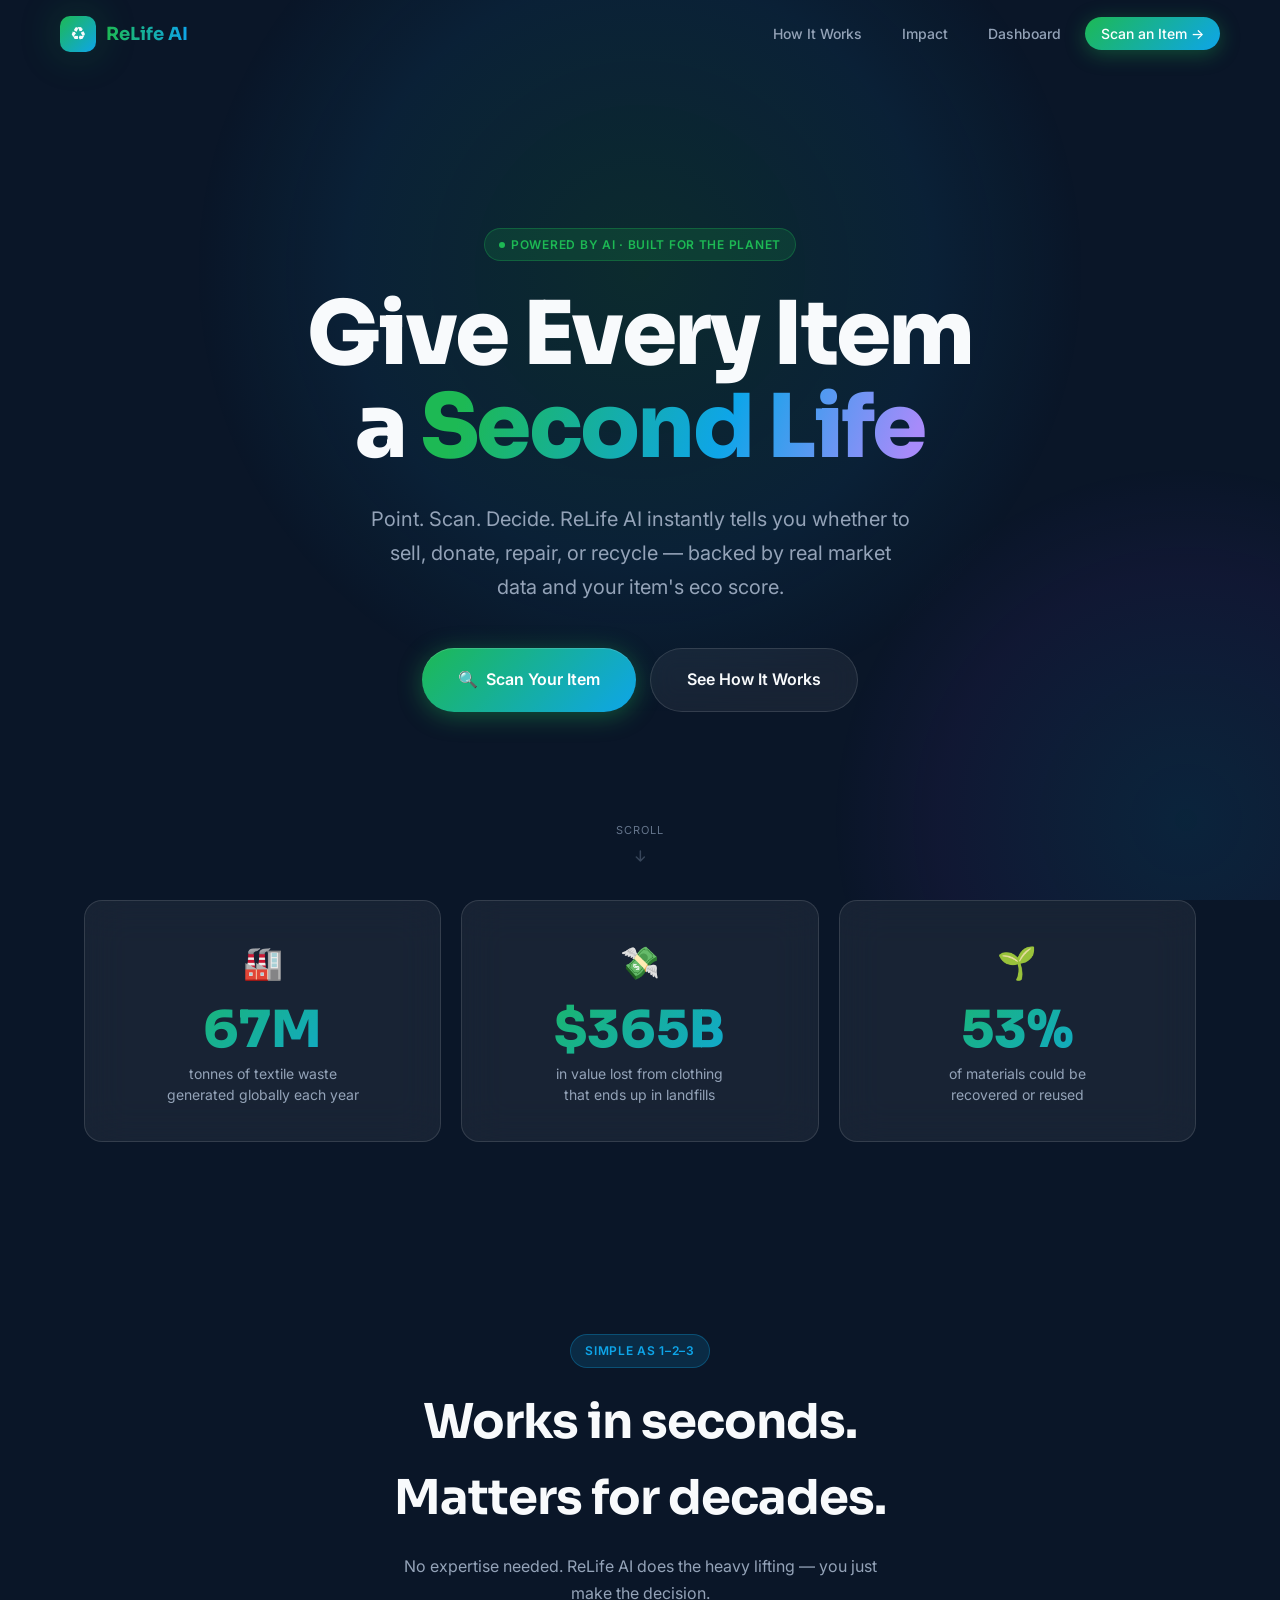
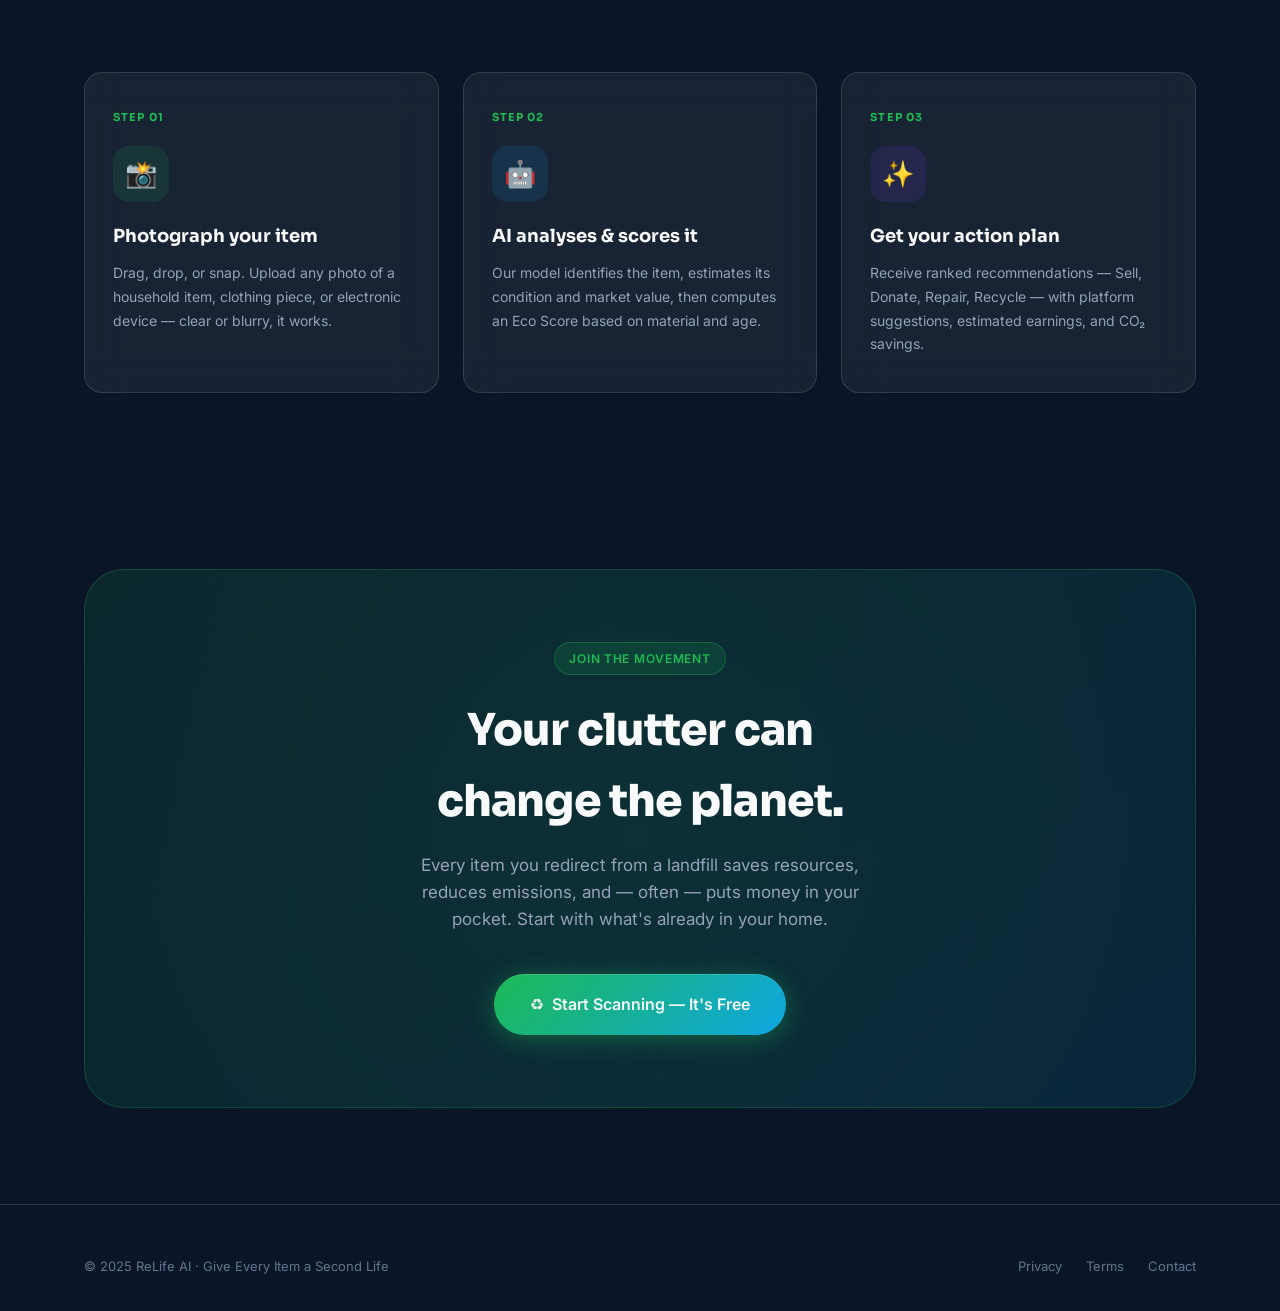
<file: frontend/index.html>
<!DOCTYPE html>
<html lang="en">
<head>
  <meta charset="UTF-8" />
  <meta name="viewport" content="width=device-width, initial-scale=1.0" />
  <title>ReLife AI — Give Every Item a Second Life</title>
  <meta name="description" content="AI-powered sustainability: scan any item and discover the best way to sell, donate, repair, or recycle it." />
  <link rel="stylesheet" href="css/style.css" />
  <link rel="icon" href="data:image/svg+xml,<svg xmlns='http://www.w3.org/2000/svg' viewBox='0 0 36 36'><rect width='36' height='36' rx='10' fill='url(%23g)'/><defs><linearGradient id='g' x1='0' y1='0' x2='1' y2='1'><stop offset='0%25' stop-color='%231DB954'/><stop offset='100%25' stop-color='%230EA5E9'/></linearGradient></defs><text y='26' x='6' font-size='22'>♻️</text></svg>" />
</head>
<body>

<!-- Eco aura background -->
<div class="aura-bg"></div>

<!-- ── Navigation ── -->
<nav class="nav" role="navigation" aria-label="Main navigation">
  <div class="nav-inner">
    <a href="index.html" class="nav-logo" aria-label="ReLife AI Home">
      <div class="logo-mark" aria-hidden="true">♻</div>
      <span class="logo-text">ReLife AI</span>
    </a>

    <ul class="nav-links" role="list">
      <li><a href="#how-it-works">How It Works</a></li>
      <li><a href="#impact">Impact</a></li>
      <li><a href="dashboard.html">Dashboard</a></li>
      <li><a href="upload.html" class="nav-cta">Scan an Item →</a></li>
    </ul>

    <button class="nav-mobile-toggle" aria-label="Toggle navigation" aria-expanded="false">
      <span></span><span></span><span></span>
    </button>
  </div>
</nav>

<!-- ── Hero ── -->
<section class="hero" aria-labelledby="hero-headline">
  <div class="hero-eyebrow">
    <span class="badge badge-green">
      <span class="tag-dot"></span> Powered by AI · Built for the Planet
    </span>
  </div>

  <h1 class="hero-headline" id="hero-headline">
    Give Every Item<br>a <span class="gradient-word">Second Life</span>
  </h1>

  <p class="hero-sub">
    Point. Scan. Decide. ReLife AI instantly tells you whether to sell,
    donate, repair, or recycle — backed by real market data and your
    item's eco score.
  </p>

  <div class="hero-actions">
    <a href="upload.html" class="btn btn-primary btn-lg" aria-label="Start scanning an item">
      <span>🔍</span> Scan Your Item
    </a>
    <a href="#how-it-works" class="btn btn-ghost btn-lg">
      See How It Works
    </a>
  </div>

  <div class="hero-scroll-hint" aria-hidden="true">
    <span>Scroll</span>
    <svg width="16" height="16" viewBox="0 0 16 16" fill="none">
      <path d="M8 3v10M4 9l4 4 4-4" stroke="currentColor" stroke-width="1.5" stroke-linecap="round" stroke-linejoin="round"/>
    </svg>
  </div>
</section>

<!-- ── Stats ── -->
<section class="stats-section" aria-label="Sustainability statistics">
  <div class="container">
    <div class="stats-grid">

      <div class="stat-card glass reveal">
        <div class="stat-icon" aria-hidden="true">🏭</div>
        <div class="stat-num" data-count="92" data-suffix="M">0M</div>
        <div class="stat-label">tonnes of textile waste<br>generated globally each year</div>
      </div>

      <div class="stat-card glass reveal">
        <div class="stat-icon" aria-hidden="true">💸</div>
        <div class="stat-num" data-prefix="$" data-count="500" data-suffix="B">$0B</div>
        <div class="stat-label">in value lost from clothing<br>that ends up in landfills</div>
      </div>

      <div class="stat-card glass reveal">
        <div class="stat-icon" aria-hidden="true">🌱</div>
        <div class="stat-num" data-count="73" data-suffix="%">0%</div>
        <div class="stat-label">of materials could be<br>recovered or reused</div>
      </div>

    </div>
  </div>
</section>

<!-- ── How It Works ── -->
<section class="how-section" id="how-it-works" aria-labelledby="how-title">
  <div class="container">
    <div class="section-label">
      <span class="badge badge-sky">Simple as 1–2–3</span>
    </div>
    <h2 class="section-title" id="how-title">Works in seconds.<br>Matters for decades.</h2>
    <p class="section-sub">
      No expertise needed. ReLife AI does the heavy lifting — you just make the decision.
    </p>

    <div class="steps-grid">

      <div class="step-card glass reveal">
        <div class="step-number">Step 01</div>
        <div class="step-icon-wrap green" aria-hidden="true">📸</div>
        <h3 class="step-title">Photograph your item</h3>
        <p class="step-desc">
          Drag, drop, or snap. Upload any photo of a household item,
          clothing piece, or electronic device — clear or blurry, it works.
        </p>
      </div>

      <div class="step-card glass reveal">
        <div class="step-number">Step 02</div>
        <div class="step-icon-wrap sky" aria-hidden="true">🤖</div>
        <h3 class="step-title">AI analyses &amp; scores it</h3>
        <p class="step-desc">
          Our model identifies the item, estimates its condition and market
          value, then computes an Eco Score based on material and age.
        </p>
      </div>

      <div class="step-card glass reveal">
        <div class="step-number">Step 03</div>
        <div class="step-icon-wrap violet" aria-hidden="true">✨</div>
        <h3 class="step-title">Get your action plan</h3>
        <p class="step-desc">
          Receive ranked recommendations — Sell, Donate, Repair, Recycle —
          with platform suggestions, estimated earnings, and CO₂ savings.
        </p>
      </div>

    </div>
  </div>
</section>

<!-- ── Impact CTA ── -->
<section class="impact-section" id="impact" aria-labelledby="impact-title">
  <div class="container">
    <div class="impact-card reveal">
      <div class="section-label" style="margin-bottom:20px">
        <span class="badge badge-green">Join the Movement</span>
      </div>
      <h2 class="impact-title" id="impact-title">
        Your clutter can<br>change the planet.
      </h2>
      <p class="impact-sub">
        Every item you redirect from a landfill saves resources,
        reduces emissions, and — often — puts money in your pocket.
        Start with what's already in your home.
      </p>
      <a href="upload.html" class="btn btn-primary btn-lg" aria-label="Start scanning now">
        <span>♻️</span> Start Scanning — It's Free
      </a>
    </div>
  </div>
</section>

<!-- ── Footer ── -->
<footer class="footer" role="contentinfo">
  <div class="container">
    <div class="footer-inner">
      <div class="footer-copy">
        © 2025 ReLife AI · Give Every Item a Second Life
      </div>
      <ul class="footer-links" role="list">
        <li><a href="#">Privacy</a></li>
        <li><a href="#">Terms</a></li>
        <li><a href="#">Contact</a></li>
      </ul>
    </div>
  </div>
</footer>

<script src="js/app.js"></script>
</body>
</html>
</file>
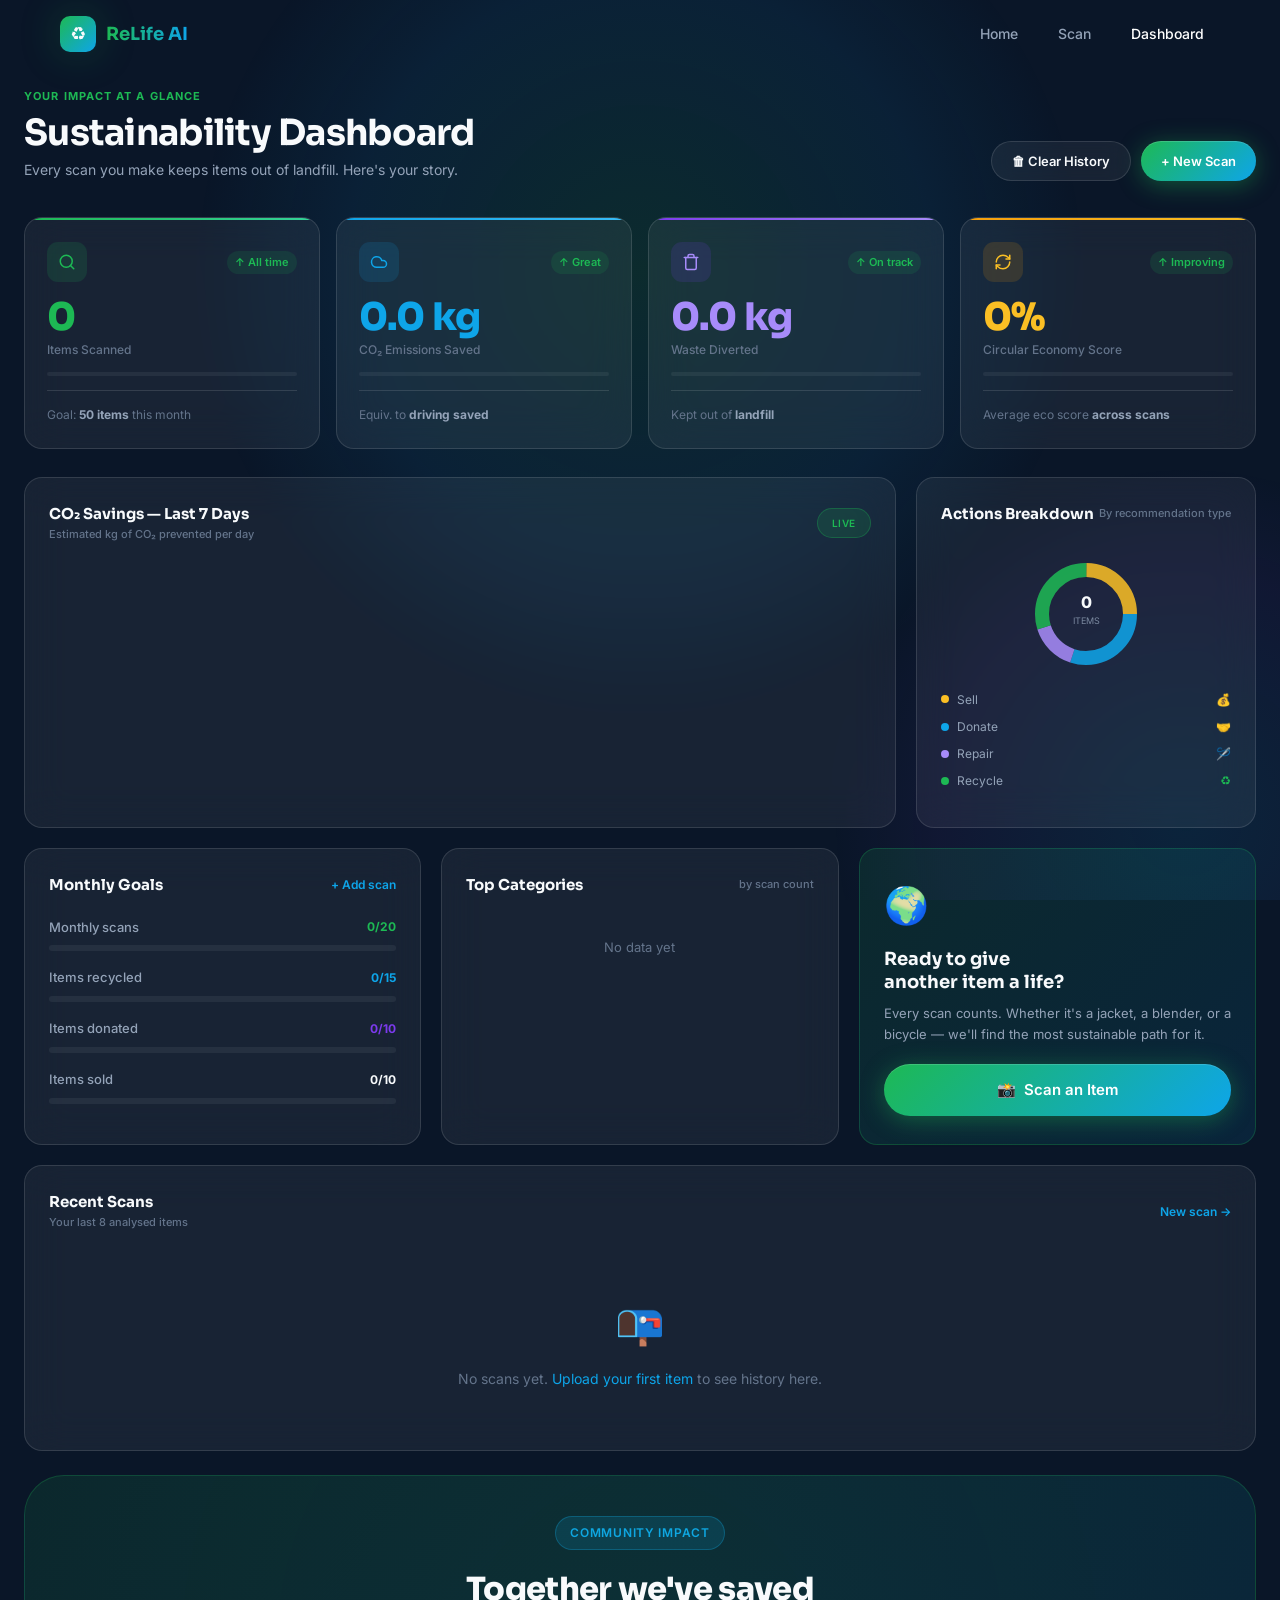
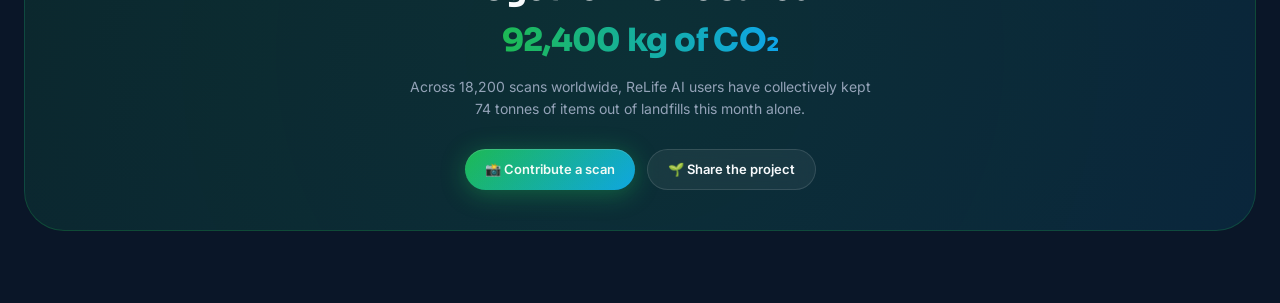
<file: frontend/dashboard.html>
<!DOCTYPE html>
<html lang="en">
<head>
  <meta charset="UTF-8" />
  <meta name="viewport" content="width=device-width, initial-scale=1.0" />
  <title>Dashboard — ReLife AI</title>
  <meta name="description" content="Track your sustainability impact: CO₂ saved, waste diverted, and your circular economy score." />
  <link rel="stylesheet" href="css/style.css" />
</head>
<body>

<div class="aura-bg"></div>

<!-- Icon sprite -->
<div style="display:none" aria-hidden="true">
  <object data="assets/icons/icons.svg" type="image/svg+xml"></object>
</div>

<!-- ── Navigation ── -->
<nav class="nav scrolled" role="navigation" aria-label="Main navigation">
  <div class="nav-inner">
    <a href="index.html" class="nav-logo" aria-label="ReLife AI Home">
      <div class="logo-mark" aria-hidden="true">♻</div>
      <span class="logo-text">ReLife AI</span>
    </a>
    <ul class="nav-links" role="list">
      <li><a href="index.html">Home</a></li>
      <li><a href="upload.html">Scan</a></li>
      <li><a href="dashboard.html" class="active">Dashboard</a></li>
    </ul>
    <button class="nav-mobile-toggle" aria-label="Toggle navigation" aria-expanded="false">
      <span></span><span></span><span></span>
    </button>
  </div>
</nav>

<!-- ── Dashboard ── -->
<main class="dashboard-page" aria-labelledby="dashboard-title">

  <!-- Header -->
  <div class="dashboard-header reveal">
    <div class="dashboard-title-group">
      <div class="dashboard-eyebrow">Your Impact at a Glance</div>
      <h1 class="dashboard-title" id="dashboard-title">Sustainability Dashboard</h1>
      <p class="dashboard-sub">Every scan you make keeps items out of landfill. Here's your story.</p>
    </div>
    <div class="dashboard-actions">
      <button class="btn btn-ghost btn-sm" id="clearHistory" aria-label="Clear scan history">
        🗑 Clear History
      </button>
      <a href="upload.html" class="btn btn-primary btn-sm" aria-label="Scan a new item">
        + New Scan
      </a>
    </div>
  </div>

  <!-- ── KPI Cards ── -->
  <div class="kpi-grid" role="list" aria-label="Key performance indicators">

    <!-- Total Scans -->
    <div class="kpi-card glass green-card reveal" role="listitem">
      <div class="kpi-header">
        <div class="kpi-icon-wrap green" aria-hidden="true">
          <svg viewBox="0 0 24 24" fill="none" stroke="currentColor" stroke-width="2" stroke-linecap="round" stroke-linejoin="round">
            <circle cx="11" cy="11" r="8"/><line x1="21" y1="21" x2="16.65" y2="16.65"/>
          </svg>
        </div>
        <div class="kpi-trend up" aria-label="Trending up">↑ All time</div>
      </div>
      <div class="kpi-value green" id="kpiScans" aria-live="polite">0</div>
      <div class="kpi-label">Items Scanned</div>
      <div class="kpi-progress" role="progressbar" aria-label="Scan progress">
        <div class="kpi-progress-fill green" id="kpiScansFill" data-width="0%" style="width:0"></div>
      </div>
      <div class="kpi-sub">Goal: <strong>50 items</strong> this month</div>
    </div>

    <!-- CO2 Saved -->
    <div class="kpi-card glass sky-card reveal" role="listitem">
      <div class="kpi-header">
        <div class="kpi-icon-wrap sky" aria-hidden="true">
          <svg viewBox="0 0 24 24" fill="none" stroke="currentColor" stroke-width="2" stroke-linecap="round" stroke-linejoin="round">
            <path d="M17.5 19H9a7 7 0 1 1 6.71-9h1.79a4.5 4.5 0 1 1 0 9Z"/>
          </svg>
        </div>
        <div class="kpi-trend up" aria-label="CO2 saved increasing">↑ Great</div>
      </div>
      <div class="kpi-value sky" id="kpiCO2" aria-live="polite">0 kg</div>
      <div class="kpi-label">CO₂ Emissions Saved</div>
      <div class="kpi-progress" role="progressbar" aria-label="CO2 savings progress">
        <div class="kpi-progress-fill sky" id="kpiCO2Fill" data-width="0%" style="width:0"></div>
      </div>
      <div class="kpi-sub">Equiv. to <strong>driving saved</strong></div>
    </div>

    <!-- Waste Diverted -->
    <div class="kpi-card glass violet-card reveal" role="listitem">
      <div class="kpi-header">
        <div class="kpi-icon-wrap violet" aria-hidden="true">
          <svg viewBox="0 0 24 24" fill="none" stroke="currentColor" stroke-width="2" stroke-linecap="round" stroke-linejoin="round">
            <path d="M3 6h18"/><path d="M19 6v14c0 1-1 2-2 2H7c-1 0-2-1-2-2V6"/>
            <path d="M8 6V4c0-1 1-2 2-2h4c1 0 2 1 2 2v2"/>
          </svg>
        </div>
        <div class="kpi-trend up">↑ On track</div>
      </div>
      <div class="kpi-value violet" id="kpiWaste" aria-live="polite">0 kg</div>
      <div class="kpi-label">Waste Diverted</div>
      <div class="kpi-progress" role="progressbar" aria-label="Waste diversion progress">
        <div class="kpi-progress-fill violet" id="kpiWasteFill" data-width="0%" style="width:0"></div>
      </div>
      <div class="kpi-sub">Kept out of <strong>landfill</strong></div>
    </div>

    <!-- Circular Economy Score -->
    <div class="kpi-card glass amber-card reveal" role="listitem">
      <div class="kpi-header">
        <div class="kpi-icon-wrap amber" aria-hidden="true">
          <svg viewBox="0 0 24 24" fill="none" stroke="currentColor" stroke-width="2" stroke-linecap="round" stroke-linejoin="round">
            <path d="M3 12a9 9 0 0 1 9-9 9.75 9.75 0 0 1 6.74 2.74L21 8"/>
            <path d="M21 3v5h-5"/>
            <path d="M21 12a9 9 0 0 1-9 9 9.75 9.75 0 0 1-6.74-2.74L3 16"/>
            <path d="M8 16H3v5"/>
          </svg>
        </div>
        <div class="kpi-trend up">↑ Improving</div>
      </div>
      <div class="kpi-value amber" id="kpiCircularity" aria-live="polite">0%</div>
      <div class="kpi-label">Circular Economy Score</div>
      <div class="kpi-progress" role="progressbar" aria-label="Circularity score progress">
        <div class="kpi-progress-fill amber" id="kpiCircularityFill" data-width="0%" style="width:0"></div>
      </div>
      <div class="kpi-sub">Average eco score <strong>across scans</strong></div>
    </div>

  </div>

  <!-- ── Main 2-col grid ── -->
  <div class="dash-grid">

    <!-- Left: CO2 trend chart -->
    <div class="dash-panel glass reveal" aria-labelledby="co2PanelTitle">
      <div class="panel-header">
        <div>
          <div class="panel-title" id="co2PanelTitle">CO₂ Savings — Last 7 Days</div>
          <div class="panel-meta">Estimated kg of CO₂ prevented per day</div>
        </div>
        <span class="badge badge-green" style="font-size:10px">Live</span>
      </div>
      <div class="chart-area" aria-label="CO2 savings chart">
        <svg class="chart-svg" id="co2ChartSvg" role="img" aria-label="Line chart showing CO2 saved over last 7 days"></svg>
      </div>
    </div>

    <!-- Right: Circular Economy donut -->
    <div class="dash-panel glass reveal" aria-labelledby="economyPanelTitle">
      <div class="panel-header">
        <div class="panel-title" id="economyPanelTitle">Actions Breakdown</div>
        <span class="panel-meta">By recommendation type</span>
      </div>
      <div class="economy-ring-wrap">
        <svg id="economyDonut" width="120" height="120" viewBox="0 0 120 120"
             role="img" aria-label="Donut chart of recommendation actions"></svg>
        <div class="economy-legend" role="list" aria-label="Chart legend">
          <div class="legend-item" role="listitem">
            <div class="legend-dot-label">
              <span class="legend-dot" style="background:#FBBF24"></span> Sell
            </div>
            <span class="legend-val" style="color:#FBBF24">💰</span>
          </div>
          <div class="legend-item" role="listitem">
            <div class="legend-dot-label">
              <span class="legend-dot" style="background:#0EA5E9"></span> Donate
            </div>
            <span class="legend-val" style="color:#0EA5E9">🤝</span>
          </div>
          <div class="legend-item" role="listitem">
            <div class="legend-dot-label">
              <span class="legend-dot" style="background:#a78bfa"></span> Repair
            </div>
            <span class="legend-val" style="color:#a78bfa">🪡</span>
          </div>
          <div class="legend-item" role="listitem">
            <div class="legend-dot-label">
              <span class="legend-dot" style="background:#1DB954"></span> Recycle
            </div>
            <span class="legend-val" style="color:#1DB954">♻️</span>
          </div>
        </div>
      </div>
    </div>

  </div>

  <!-- ── Bottom row: goals · categories · CTA ── -->
  <div class="dash-bottom">

    <!-- Goals / Progress -->
    <div class="dash-panel glass reveal" aria-labelledby="goalsPanelTitle">
      <div class="panel-header">
        <div class="panel-title" id="goalsPanelTitle">Monthly Goals</div>
        <span class="panel-action" onclick="window.location.href='upload.html'">+ Add scan</span>
      </div>
      <div class="goal-list" id="goalList" role="list" aria-label="Monthly sustainability goals">
        <!-- Populated by JS -->
        <div class="skeleton" style="height:52px;border-radius:8px;margin-bottom:12px"></div>
        <div class="skeleton" style="height:52px;border-radius:8px;margin-bottom:12px"></div>
        <div class="skeleton" style="height:52px;border-radius:8px;margin-bottom:12px"></div>
        <div class="skeleton" style="height:52px;border-radius:8px"></div>
      </div>
    </div>

    <!-- Category breakdown -->
    <div class="dash-panel glass reveal" aria-labelledby="catPanelTitle">
      <div class="panel-header">
        <div class="panel-title" id="catPanelTitle">Top Categories</div>
        <span class="panel-meta">by scan count</span>
      </div>
      <div class="category-bars" id="categoryBars" role="list" aria-label="Category breakdown chart">
        <div class="skeleton" style="height:16px;border-radius:4px;margin-bottom:14px"></div>
        <div class="skeleton" style="height:16px;border-radius:4px;margin-bottom:14px"></div>
        <div class="skeleton" style="height:16px;border-radius:4px;margin-bottom:14px"></div>
        <div class="skeleton" style="height:16px;border-radius:4px"></div>
      </div>
    </div>

    <!-- CTA card -->
    <div class="dash-cta-card reveal" role="complementary" aria-label="Scan another item">
      <div>
        <div style="font-size:36px;margin-bottom:14px">🌍</div>
        <div class="dash-cta-title">Ready to give<br>another item a life?</div>
        <p class="dash-cta-sub">
          Every scan counts. Whether it's a jacket, a blender, or a bicycle —
          we'll find the most sustainable path for it.
        </p>
      </div>
      <a href="upload.html" class="btn btn-primary" style="width:100%;justify-content:center" aria-label="Scan a new item now">
        <span>📸</span> Scan an Item
      </a>
    </div>

  </div>

  <!-- ── Activity Feed ── -->
  <div class="dash-panel glass reveal" style="margin-top:20px" aria-labelledby="activityPanelTitle">
    <div class="panel-header">
      <div>
        <div class="panel-title" id="activityPanelTitle">Recent Scans</div>
        <div class="panel-meta">Your last 8 analysed items</div>
      </div>
      <a href="upload.html" class="panel-action" aria-label="Upload a new item">New scan →</a>
    </div>
    <div class="activity-list" id="activityList" role="list" aria-label="Recent scan history">
      <!-- Populated by JS -->
      <div class="skeleton" style="height:56px;border-radius:8px;margin-bottom:10px"></div>
      <div class="skeleton" style="height:56px;border-radius:8px;margin-bottom:10px"></div>
      <div class="skeleton" style="height:56px;border-radius:8px"></div>
    </div>
  </div>

  <!-- Community impact banner -->
  <div class="impact-card reveal" style="margin-top:24px;padding:40px 36px" role="region" aria-label="Community impact">
    <div class="section-label" style="margin-bottom:14px">
      <span class="badge badge-sky">Community Impact</span>
    </div>
    <h2 class="impact-title" style="font-size:clamp(22px,3vw,32px);margin-bottom:10px">
      Together we've saved<br>
      <span style="background:linear-gradient(90deg,var(--green),var(--sky));-webkit-background-clip:text;-webkit-text-fill-color:transparent;background-clip:text">
        92,400 kg of CO₂
      </span>
    </h2>
    <p class="impact-sub" style="font-size:14px;margin-bottom:28px">
      Across 18,200 scans worldwide, ReLife AI users have collectively kept
      74 tonnes of items out of landfills this month alone.
    </p>
    <div style="display:flex;gap:12px;justify-content:center;flex-wrap:wrap">
      <a href="upload.html" class="btn btn-primary btn-sm">📸 Contribute a scan</a>
      <button class="btn btn-ghost btn-sm"
              onclick="navigator.share ? navigator.share({title:'ReLife AI Impact',url:location.origin}) : navigator.clipboard?.writeText(location.origin).then(()=>Toast.success('Link copied!'))">
        🌱 Share the project
      </button>
    </div>
  </div>

</main>

<script src="js/app.js"></script>
</body>
</html>
</file>
<file: frontend/css/style.css>
/* ============================================================
   ReLife AI — style.css
   Design: Glassmorphism · Green+Blue · Apple × Material
   ============================================================ */

/* ---------- Google Fonts ---------- */
@import url('https://fonts.googleapis.com/css2?family=Sora:wght@300;400;600;700;800&family=Inter:wght@300;400;500;600&display=swap');

/* ---------- Design Tokens ---------- */
:root {
  --ocean:      #0A1628;
  --ocean-mid:  #0F1F3D;
  --ocean-card: rgba(15, 31, 61, 0.72);
  --green:      #1DB954;
  --green-dim:  #16a34a;
  --green-glow: rgba(29, 185, 84, 0.35);
  --sky:        #0EA5E9;
  --sky-glow:   rgba(14, 165, 233, 0.28);
  --violet:     #7C3AED;
  --mint:       #F0FDF4;
  --white:      #FFFFFF;
  --text-primary:   #F8FAFC;
  --text-secondary: #94A3B8;
  --text-muted:     #64748B;
  --glass-bg:   rgba(255, 255, 255, 0.06);
  --glass-border: rgba(255, 255, 255, 0.12);
  --radius-sm:  10px;
  --radius-md:  18px;
  --radius-lg:  28px;
  --radius-xl:  40px;
  --shadow-card: 0 8px 40px rgba(0,0,0,0.4);
  --shadow-glow-green: 0 0 40px rgba(29,185,84,0.25);
  --shadow-glow-sky:   0 0 40px rgba(14,165,233,0.2);
  --transition: 0.28s cubic-bezier(0.4, 0, 0.2, 1);
}

/* ---------- Reset & Base ---------- */
*, *::before, *::after { box-sizing: border-box; margin: 0; padding: 0; }

html { scroll-behavior: smooth; }

body {
  font-family: 'Inter', system-ui, sans-serif;
  background-color: var(--ocean);
  color: var(--text-primary);
  min-height: 100vh;
  line-height: 1.6;
  -webkit-font-smoothing: antialiased;
}

img { display: block; max-width: 100%; }
a { text-decoration: none; color: inherit; }
button { cursor: pointer; border: none; background: none; font-family: inherit; }

/* ---------- Eco Aura Background (signature element) ---------- */
.aura-bg {
  position: fixed;
  inset: 0;
  z-index: 0;
  overflow: hidden;
  pointer-events: none;
}
.aura-bg::before {
  content: '';
  position: absolute;
  top: -20%;
  left: 50%;
  transform: translateX(-50%);
  width: 900px;
  height: 900px;
  background: radial-gradient(circle, rgba(29,185,84,0.13) 0%, rgba(14,165,233,0.08) 45%, transparent 70%);
  animation: auraPulse 8s ease-in-out infinite alternate;
  border-radius: 50%;
}
.aura-bg::after {
  content: '';
  position: absolute;
  bottom: -30%;
  right: -20%;
  width: 700px;
  height: 700px;
  background: radial-gradient(circle, rgba(14,165,233,0.10) 0%, rgba(124,58,237,0.06) 50%, transparent 72%);
  animation: auraPulse2 10s ease-in-out infinite alternate;
  border-radius: 50%;
}
@keyframes auraPulse {
  from { transform: translateX(-50%) scale(1);   opacity: 0.7; }
  to   { transform: translateX(-50%) scale(1.12); opacity: 1;   }
}
@keyframes auraPulse2 {
  from { transform: scale(1);    opacity: 0.5; }
  to   { transform: scale(1.15); opacity: 0.9; }
}

/* ---------- Utility ---------- */
.container {
  max-width: 1160px;
  margin: 0 auto;
  padding: 0 24px;
}
.section { padding: 96px 0; position: relative; z-index: 1; }
.glass {
  background: var(--glass-bg);
  border: 1px solid var(--glass-border);
  backdrop-filter: blur(20px);
  -webkit-backdrop-filter: blur(20px);
}
.badge {
  display: inline-flex;
  align-items: center;
  gap: 6px;
  padding: 6px 14px;
  border-radius: 100px;
  font-size: 12px;
  font-weight: 600;
  letter-spacing: 0.06em;
  text-transform: uppercase;
}
.badge-green {
  background: rgba(29,185,84,0.15);
  color: var(--green);
  border: 1px solid rgba(29,185,84,0.3);
}
.badge-sky {
  background: rgba(14,165,233,0.15);
  color: var(--sky);
  border: 1px solid rgba(14,165,233,0.3);
}
.tag-dot {
  width: 6px; height: 6px;
  border-radius: 50%;
  background: currentColor;
  animation: blink 1.8s ease-in-out infinite;
}
@keyframes blink { 0%,100% { opacity:1; } 50% { opacity:0.3; } }

/* ---------- Navigation ---------- */
.nav {
  position: fixed;
  top: 0; left: 0; right: 0;
  z-index: 100;
  padding: 0 24px;
  transition: var(--transition);
}
.nav.scrolled {
  background: rgba(10, 22, 40, 0.88);
  backdrop-filter: blur(20px);
  -webkit-backdrop-filter: blur(20px);
  border-bottom: 1px solid var(--glass-border);
}
.nav-inner {
  max-width: 1160px;
  margin: 0 auto;
  display: flex;
  align-items: center;
  justify-content: space-between;
  height: 68px;
}
.nav-logo {
  display: flex;
  align-items: center;
  gap: 10px;
}
.logo-mark {
  width: 36px; height: 36px;
  background: linear-gradient(135deg, var(--green), var(--sky));
  border-radius: 10px;
  display: flex;
  align-items: center;
  justify-content: center;
  font-size: 18px;
  box-shadow: var(--shadow-glow-green);
}
.logo-text {
  font-family: 'Sora', sans-serif;
  font-weight: 700;
  font-size: 18px;
  background: linear-gradient(90deg, var(--green), var(--sky));
  -webkit-background-clip: text;
  -webkit-text-fill-color: transparent;
  background-clip: text;
}
.nav-links {
  display: flex;
  align-items: center;
  gap: 8px;
  list-style: none;
}
.nav-links a {
  padding: 8px 16px;
  border-radius: 100px;
  font-size: 14px;
  font-weight: 500;
  color: var(--text-secondary);
  transition: var(--transition);
}
.nav-links a:hover {
  color: var(--white);
  background: var(--glass-bg);
}
.nav-links a.active { color: var(--white); }
.nav-cta {
  padding: 10px 22px;
  border-radius: 100px;
  background: linear-gradient(135deg, var(--green), #0EA5E9);
  color: var(--white) !important;
  font-weight: 600;
  font-size: 14px;
  box-shadow: 0 4px 20px rgba(29,185,84,0.35);
  transition: var(--transition);
}
.nav-cta:hover {
  transform: translateY(-1px);
  box-shadow: 0 6px 28px rgba(29,185,84,0.5);
  background: var(--glass-bg) !important;
  color: var(--white) !important;
}
.nav-mobile-toggle {
  display: none;
  flex-direction: column;
  gap: 5px;
  padding: 8px;
}
.nav-mobile-toggle span {
  display: block;
  width: 22px;
  height: 2px;
  background: var(--text-primary);
  border-radius: 2px;
  transition: var(--transition);
}

/* ---------- Buttons ---------- */
.btn {
  display: inline-flex;
  align-items: center;
  justify-content: center;
  gap: 8px;
  padding: 14px 28px;
  border-radius: 100px;
  font-size: 15px;
  font-weight: 600;
  transition: var(--transition);
  white-space: nowrap;
  cursor: pointer;
}
.btn-primary {
  background: linear-gradient(135deg, var(--green) 0%, var(--sky) 100%);
  color: var(--white);
  box-shadow: 0 4px 24px rgba(29,185,84,0.4), 0 1px 0 rgba(255,255,255,0.15) inset;
}
.btn-primary:hover {
  transform: translateY(-2px) scale(1.02);
  box-shadow: 0 8px 36px rgba(29,185,84,0.55);
}
.btn-primary:active { transform: translateY(0) scale(0.99); }
.btn-ghost {
  background: var(--glass-bg);
  border: 1px solid var(--glass-border);
  color: var(--text-primary);
  backdrop-filter: blur(12px);
}
.btn-ghost:hover {
  background: rgba(255,255,255,0.10);
  border-color: rgba(255,255,255,0.2);
  transform: translateY(-1px);
}
.btn-lg { padding: 18px 36px; font-size: 16px; }
.btn-sm { padding: 10px 20px; font-size: 13px; }

/* ============================================================
   HOME PAGE
   ============================================================ */

/* ---------- Hero ---------- */
.hero {
  min-height: 100vh;
  display: flex;
  flex-direction: column;
  justify-content: center;
  align-items: center;
  text-align: center;
  padding: 120px 24px 80px;
  position: relative;
  z-index: 1;
}
.hero-eyebrow {
  margin-bottom: 28px;
}
.hero-headline {
  font-family: 'Sora', sans-serif;
  font-size: clamp(42px, 7vw, 88px);
  font-weight: 800;
  line-height: 1.05;
  letter-spacing: -0.03em;
  max-width: 900px;
  margin: 0 auto 28px;
}
.hero-headline .gradient-word {
  background: linear-gradient(110deg, var(--green) 10%, var(--sky) 60%, #a78bfa 95%);
  -webkit-background-clip: text;
  -webkit-text-fill-color: transparent;
  background-clip: text;
}
.hero-sub {
  font-size: clamp(16px, 2.2vw, 20px);
  color: var(--text-secondary);
  max-width: 540px;
  margin: 0 auto 44px;
  font-weight: 400;
  line-height: 1.7;
}
.hero-actions {
  display: flex;
  gap: 14px;
  justify-content: center;
  flex-wrap: wrap;
}
.hero-scroll-hint {
  position: absolute;
  bottom: 36px;
  left: 50%;
  transform: translateX(-50%);
  display: flex;
  flex-direction: column;
  align-items: center;
  gap: 8px;
  color: var(--text-muted);
  font-size: 11px;
  letter-spacing: 0.08em;
  text-transform: uppercase;
  animation: scrollHint 2s ease-in-out infinite;
}
.hero-scroll-hint svg { opacity: 0.5; }
@keyframes scrollHint { 0%,100%{transform:translateX(-50%) translateY(0);} 50%{transform:translateX(-50%) translateY(6px);} }

/* ---------- Stats ---------- */
.stats-section {
  padding: 0 0 96px;
  position: relative;
  z-index: 1;
}
.stats-grid {
  display: grid;
  grid-template-columns: repeat(3, 1fr);
  gap: 20px;
}
.stat-card {
  border-radius: var(--radius-md);
  padding: 36px 28px;
  text-align: center;
  transition: var(--transition);
}
.stat-card:hover {
  transform: translateY(-4px);
  border-color: rgba(255,255,255,0.2);
}
.stat-icon {
  font-size: 32px;
  margin-bottom: 16px;
}
.stat-num {
  font-family: 'Sora', sans-serif;
  font-size: clamp(32px, 4vw, 52px);
  font-weight: 800;
  background: linear-gradient(135deg, var(--green), var(--sky));
  -webkit-background-clip: text;
  -webkit-text-fill-color: transparent;
  background-clip: text;
  line-height: 1;
  margin-bottom: 8px;
}
.stat-label {
  font-size: 14px;
  color: var(--text-secondary);
  font-weight: 400;
  line-height: 1.5;
}

/* ---------- How It Works ---------- */
.how-section { padding: 96px 0; position: relative; z-index: 1; }
.section-label {
  text-align: center;
  margin-bottom: 16px;
}
.section-title {
  font-family: 'Sora', sans-serif;
  font-size: clamp(28px, 4vw, 48px);
  font-weight: 700;
  text-align: center;
  letter-spacing: -0.02em;
  margin-bottom: 16px;
}
.section-sub {
  text-align: center;
  color: var(--text-secondary);
  font-size: 16px;
  max-width: 480px;
  margin: 0 auto 64px;
  line-height: 1.7;
}
.steps-grid {
  display: grid;
  grid-template-columns: repeat(3, 1fr);
  gap: 24px;
}
.step-card {
  border-radius: var(--radius-md);
  padding: 36px 28px;
  position: relative;
  overflow: hidden;
  transition: var(--transition);
}
.step-card::before {
  content: '';
  position: absolute;
  top: 0; left: 0; right: 0;
  height: 2px;
  background: linear-gradient(90deg, var(--green), var(--sky));
  opacity: 0;
  transition: var(--transition);
}
.step-card:hover::before { opacity: 1; }
.step-card:hover {
  transform: translateY(-6px);
  border-color: rgba(29,185,84,0.3);
  box-shadow: 0 20px 60px rgba(0,0,0,0.3), var(--shadow-glow-green);
}
.step-number {
  font-family: 'Sora', sans-serif;
  font-size: 11px;
  font-weight: 700;
  letter-spacing: 0.1em;
  color: var(--green);
  margin-bottom: 20px;
  text-transform: uppercase;
}
.step-icon-wrap {
  width: 56px; height: 56px;
  border-radius: 16px;
  display: flex;
  align-items: center;
  justify-content: center;
  font-size: 26px;
  margin-bottom: 20px;
}
.step-icon-wrap.green { background: rgba(29,185,84,0.12); }
.step-icon-wrap.sky   { background: rgba(14,165,233,0.12); }
.step-icon-wrap.violet{ background: rgba(124,58,237,0.12); }
.step-title {
  font-family: 'Sora', sans-serif;
  font-size: 18px;
  font-weight: 700;
  margin-bottom: 10px;
}
.step-desc { font-size: 14px; color: var(--text-secondary); line-height: 1.7; }

/* ---------- Impact / CTA ---------- */
.impact-section {
  padding: 80px 0 96px;
  position: relative;
  z-index: 1;
}
.impact-card {
  border-radius: var(--radius-xl);
  padding: 72px 48px;
  text-align: center;
  position: relative;
  overflow: hidden;
  background: linear-gradient(135deg, rgba(29,185,84,0.10), rgba(14,165,233,0.10));
  border: 1px solid rgba(29,185,84,0.25);
}
.impact-card::before {
  content: '';
  position: absolute;
  top: -50%; left: -50%;
  width: 200%; height: 200%;
  background: radial-gradient(circle at center, rgba(29,185,84,0.07) 0%, transparent 60%);
}
.impact-title {
  font-family: 'Sora', sans-serif;
  font-size: clamp(28px, 4vw, 44px);
  font-weight: 800;
  letter-spacing: -0.02em;
  margin-bottom: 16px;
  position: relative;
}
.impact-sub {
  color: var(--text-secondary);
  font-size: 17px;
  margin-bottom: 40px;
  max-width: 480px;
  margin-left: auto;
  margin-right: auto;
  position: relative;
}

/* ---------- Footer ---------- */
.footer {
  padding: 48px 0 32px;
  border-top: 1px solid var(--glass-border);
  position: relative;
  z-index: 1;
}
.footer-inner {
  display: flex;
  align-items: center;
  justify-content: space-between;
  flex-wrap: wrap;
  gap: 16px;
}
.footer-copy {
  font-size: 13px;
  color: var(--text-muted);
}
.footer-links {
  display: flex;
  gap: 24px;
  list-style: none;
}
.footer-links a {
  font-size: 13px;
  color: var(--text-muted);
  transition: var(--transition);
}
.footer-links a:hover { color: var(--green); }

/* ============================================================
   UPLOAD PAGE
   ============================================================ */
.upload-page {
  min-height: 100vh;
  display: flex;
  flex-direction: column;
  justify-content: center;
  padding: 100px 24px 60px;
  position: relative;
  z-index: 1;
}
.upload-header {
  text-align: center;
  margin-bottom: 48px;
}
.upload-header .badge { margin-bottom: 18px; }
.upload-title {
  font-family: 'Sora', sans-serif;
  font-size: clamp(28px, 4vw, 44px);
  font-weight: 700;
  letter-spacing: -0.02em;
  margin-bottom: 12px;
}
.upload-sub {
  color: var(--text-secondary);
  font-size: 16px;
  max-width: 440px;
  margin: 0 auto;
  line-height: 1.7;
}
.upload-card {
  max-width: 640px;
  margin: 0 auto;
  border-radius: var(--radius-lg);
  padding: 0;
  overflow: hidden;
}
.drop-zone {
  border: 2px dashed rgba(29,185,84,0.4);
  border-radius: var(--radius-lg);
  padding: 64px 40px;
  text-align: center;
  cursor: pointer;
  background: rgba(29,185,84,0.04);
  transition: var(--transition);
  position: relative;
}
.drop-zone.drag-over {
  border-color: var(--green);
  background: rgba(29,185,84,0.10);
  transform: scale(1.01);
  box-shadow: 0 0 0 4px rgba(29,185,84,0.15), var(--shadow-glow-green);
}
.drop-zone-icon {
  width: 80px; height: 80px;
  background: linear-gradient(135deg, rgba(29,185,84,0.15), rgba(14,165,233,0.15));
  border-radius: 24px;
  display: flex;
  align-items: center;
  justify-content: center;
  font-size: 36px;
  margin: 0 auto 24px;
  border: 1px solid rgba(29,185,84,0.25);
  transition: var(--transition);
}
.drop-zone:hover .drop-zone-icon {
  transform: scale(1.08) rotate(-4deg);
  box-shadow: var(--shadow-glow-green);
}
.drop-zone-title {
  font-family: 'Sora', sans-serif;
  font-size: 20px;
  font-weight: 600;
  margin-bottom: 8px;
}
.drop-zone-hint {
  font-size: 14px;
  color: var(--text-muted);
  margin-bottom: 28px;
}
.drop-zone-hint span { color: var(--green); font-weight: 500; }
.file-types {
  display: flex;
  gap: 8px;
  justify-content: center;
  flex-wrap: wrap;
}
.file-type-tag {
  padding: 4px 12px;
  border-radius: 100px;
  background: var(--glass-bg);
  border: 1px solid var(--glass-border);
  font-size: 11px;
  font-weight: 600;
  letter-spacing: 0.06em;
  color: var(--text-muted);
}
#fileInput { display: none; }

/* Preview */
.preview-area {
  display: none;
  padding: 32px;
  text-align: center;
}
.preview-area.visible { display: block; }
.preview-img-wrap {
  position: relative;
  display: inline-block;
  border-radius: var(--radius-md);
  overflow: hidden;
  margin-bottom: 20px;
  border: 2px solid var(--glass-border);
}
.preview-img-wrap img {
  max-height: 300px;
  max-width: 100%;
  display: block;
  border-radius: var(--radius-md);
}
.preview-remove {
  position: absolute;
  top: 10px; right: 10px;
  width: 32px; height: 32px;
  border-radius: 50%;
  background: rgba(0,0,0,0.6);
  backdrop-filter: blur(8px);
  display: flex;
  align-items: center;
  justify-content: center;
  color: white;
  font-size: 16px;
  cursor: pointer;
  border: 1px solid var(--glass-border);
  transition: var(--transition);
}
.preview-remove:hover { background: rgba(239,68,68,0.7); }
.preview-name {
  font-size: 14px;
  color: var(--text-secondary);
  margin-bottom: 20px;
}
.upload-actions {
  padding: 24px 32px 32px;
  display: flex;
  gap: 12px;
  justify-content: center;
}
.upload-divider {
  display: flex;
  align-items: center;
  gap: 16px;
  padding: 0 32px 8px;
  color: var(--text-muted);
  font-size: 13px;
}
.upload-divider::before, .upload-divider::after {
  content: '';
  flex: 1;
  height: 1px;
  background: var(--glass-border);
}

/* Loading Overlay */
.loading-overlay {
  display: none;
  position: fixed;
  inset: 0;
  background: rgba(10, 22, 40, 0.92);
  backdrop-filter: blur(16px);
  z-index: 200;
  flex-direction: column;
  align-items: center;
  justify-content: center;
  gap: 24px;
}
.loading-overlay.visible { display: flex; }
.loading-spinner {
  width: 64px; height: 64px;
  position: relative;
}
.loading-spinner::before, .loading-spinner::after {
  content: '';
  position: absolute;
  inset: 0;
  border-radius: 50%;
  border: 3px solid transparent;
}
.loading-spinner::before {
  border-top-color: var(--green);
  animation: spin 0.9s linear infinite;
}
.loading-spinner::after {
  border-bottom-color: var(--sky);
  animation: spin 1.4s linear infinite reverse;
}
@keyframes spin { to { transform: rotate(360deg); } }
.loading-steps {
  list-style: none;
  display: flex;
  flex-direction: column;
  gap: 10px;
  text-align: center;
}
.loading-step {
  font-size: 14px;
  color: var(--text-muted);
  transition: var(--transition);
}
.loading-step.active { color: var(--green); font-weight: 600; }
.loading-step.done {
  color: var(--text-secondary);
  text-decoration: line-through;
  opacity: 0.5;
}
.loading-title {
  font-family: 'Sora', sans-serif;
  font-size: 20px;
  font-weight: 600;
  color: var(--text-primary);
}

/* Tips */
.upload-tips {
  max-width: 640px;
  margin: 28px auto 0;
  display: grid;
  grid-template-columns: repeat(3, 1fr);
  gap: 12px;
}
.tip-chip {
  border-radius: var(--radius-sm);
  padding: 14px 16px;
  display: flex;
  align-items: center;
  gap: 10px;
  font-size: 13px;
  color: var(--text-secondary);
}
.tip-chip span:first-child { font-size: 18px; }

/* ============================================================
   RESULT PAGE
   ============================================================ */
.result-page {
  padding: 100px 24px 60px;
  position: relative;
  z-index: 1;
  min-height: 100vh;
}
.result-header {
  text-align: center;
  margin-bottom: 48px;
}
.result-title {
  font-family: 'Sora', sans-serif;
  font-size: clamp(24px, 3.5vw, 38px);
  font-weight: 700;
  letter-spacing: -0.02em;
  margin-bottom: 8px;
}
.result-sub {
  font-size: 15px;
  color: var(--text-secondary);
}
.result-grid {
  display: grid;
  grid-template-columns: 380px 1fr;
  gap: 28px;
  max-width: 1040px;
  margin: 0 auto 40px;
}

/* Left: Image + quick stats */
.result-image-card {
  border-radius: var(--radius-md);
  padding: 24px;
  display: flex;
  flex-direction: column;
  gap: 20px;
}
.result-img-wrap {
  border-radius: var(--radius-sm);
  overflow: hidden;
  aspect-ratio: 1;
  background: var(--ocean-mid);
}
.result-img-wrap img {
  width: 100%;
  height: 100%;
  object-fit: cover;
}
.result-img-placeholder {
  width: 100%;
  height: 100%;
  display: flex;
  flex-direction: column;
  align-items: center;
  justify-content: center;
  gap: 12px;
  font-size: 48px;
  color: var(--text-muted);
  background: linear-gradient(135deg, rgba(29,185,84,0.06), rgba(14,165,233,0.06));
}
.result-img-placeholder p { font-size: 13px; color: var(--text-muted); font-size: 13px; }

/* Eco Score Ring */
.eco-score-wrap {
  text-align: center;
}
.eco-score-label {
  font-size: 11px;
  font-weight: 600;
  letter-spacing: 0.08em;
  text-transform: uppercase;
  color: var(--text-muted);
  margin-bottom: 12px;
}
.eco-ring-svg { display: block; margin: 0 auto; }
.eco-ring-track { fill: none; stroke: rgba(255,255,255,0.06); stroke-width: 8; }
.eco-ring-fill  { fill: none; stroke-width: 8; stroke-linecap: round; transition: stroke-dashoffset 1.2s cubic-bezier(0.4,0,0.2,1); }
.eco-ring-text-num {
  font-family: 'Sora', sans-serif;
  font-size: 28px;
  font-weight: 800;
  fill: var(--text-primary);
}
.eco-ring-text-label {
  font-size: 10px;
  fill: var(--text-muted);
}

/* Right: Details */
.result-details-card {
  border-radius: var(--radius-md);
  padding: 28px;
  display: flex;
  flex-direction: column;
  gap: 0;
}
.detail-section-title {
  font-size: 11px;
  font-weight: 600;
  letter-spacing: 0.08em;
  text-transform: uppercase;
  color: var(--text-muted);
  margin-bottom: 20px;
}
.detail-rows { display: flex; flex-direction: column; gap: 0; margin-bottom: 28px; }
.detail-row {
  display: flex;
  align-items: center;
  justify-content: space-between;
  padding: 14px 0;
  border-bottom: 1px solid var(--glass-border);
}
.detail-row:last-child { border-bottom: none; }
.detail-key {
  font-size: 13px;
  color: var(--text-muted);
  display: flex;
  align-items: center;
  gap: 8px;
}
.detail-key span { font-size: 16px; }
.detail-val {
  font-size: 14px;
  font-weight: 600;
  color: var(--text-primary);
}
.detail-val.green  { color: var(--green); }
.detail-val.sky    { color: var(--sky); }
.detail-val.yellow { color: #FBBF24; }

.condition-dots {
  display: flex;
  gap: 4px;
}
.condition-dot {
  width: 8px; height: 8px;
  border-radius: 50%;
  background: var(--glass-border);
}
.condition-dot.filled { background: var(--green); }
.condition-dot.half   { background: #FBBF24; }

.value-badge {
  padding: 4px 12px;
  border-radius: 100px;
  background: rgba(29,185,84,0.12);
  color: var(--green);
  border: 1px solid rgba(29,185,84,0.3);
  font-size: 13px;
  font-weight: 700;
}

/* Recommendation Cards */
.reco-section {
  max-width: 1040px;
  margin: 0 auto;
}
.reco-section-title {
  font-family: 'Sora', sans-serif;
  font-size: 20px;
  font-weight: 700;
  margin-bottom: 8px;
}
.reco-section-sub {
  font-size: 14px;
  color: var(--text-secondary);
  margin-bottom: 24px;
}
.reco-cards {
  display: grid;
  grid-template-columns: repeat(4, 1fr);
  gap: 16px;
}
.reco-card {
  border-radius: var(--radius-md);
  padding: 24px 20px;
  cursor: pointer;
  transition: var(--transition);
  position: relative;
  overflow: hidden;
}
.reco-card:hover {
  transform: translateY(-5px);
  box-shadow: 0 16px 48px rgba(0,0,0,0.3);
}
.reco-card.best-match {
  border-color: rgba(29,185,84,0.5);
  box-shadow: 0 0 0 1px rgba(29,185,84,0.3), var(--shadow-glow-green);
}
.reco-card.best-match::after {
  content: 'Best Match';
  position: absolute;
  top: 12px; right: 12px;
  padding: 3px 10px;
  border-radius: 100px;
  background: rgba(29,185,84,0.2);
  color: var(--green);
  font-size: 10px;
  font-weight: 700;
  letter-spacing: 0.06em;
  text-transform: uppercase;
  border: 1px solid rgba(29,185,84,0.4);
}
.reco-icon {
  font-size: 32px;
  margin-bottom: 14px;
}
.reco-name {
  font-family: 'Sora', sans-serif;
  font-size: 16px;
  font-weight: 700;
  margin-bottom: 6px;
}
.reco-desc {
  font-size: 12px;
  color: var(--text-secondary);
  line-height: 1.6;
  margin-bottom: 16px;
}
.reco-impact {
  display: flex;
  align-items: center;
  gap: 6px;
  font-size: 11px;
  font-weight: 600;
  padding: 5px 10px;
  border-radius: 100px;
  width: fit-content;
}
.reco-impact.sell   { background:rgba(251,191,36,0.12);  color:#FBBF24; border:1px solid rgba(251,191,36,0.25); }
.reco-impact.donate { background:rgba(14,165,233,0.12);  color:var(--sky);   border:1px solid rgba(14,165,233,0.25); }
.reco-impact.repair { background:rgba(124,58,237,0.12);  color:#a78bfa;   border:1px solid rgba(124,58,237,0.25); }
.reco-impact.recycle{ background:rgba(29,185,84,0.12);   color:var(--green); border:1px solid rgba(29,185,84,0.25); }

/* Result actions */
.result-actions-bar {
  max-width: 1040px;
  margin: 32px auto 0;
  display: flex;
  gap: 14px;
  flex-wrap: wrap;
  justify-content: flex-end;
}

/* Demo notice */
.demo-notice {
  max-width: 1040px;
  margin: 0 auto 32px;
  padding: 14px 20px;
  border-radius: var(--radius-sm);
  background: rgba(14,165,233,0.08);
  border: 1px solid rgba(14,165,233,0.25);
  font-size: 13px;
  color: var(--sky);
  display: flex;
  align-items: center;
  gap: 10px;
}

/* ============================================================
   RESPONSIVE
   ============================================================ */
@media (max-width: 900px) {
  .stats-grid { grid-template-columns: 1fr; max-width: 400px; margin: 0 auto; }
  .steps-grid { grid-template-columns: 1fr; max-width: 480px; margin: 0 auto; }
  .result-grid { grid-template-columns: 1fr; max-width: 480px; margin: 0 auto 40px; }
  .result-image-card { flex-direction: row; flex-wrap: wrap; }
  .result-img-wrap { flex: 1; min-width: 180px; aspect-ratio: 1; }
  .eco-score-wrap { flex: 1; min-width: 150px; }
  .reco-cards { grid-template-columns: repeat(2, 1fr); }
  .upload-tips { grid-template-columns: 1fr; }
}

@media (max-width: 640px) {
  .nav-links { display: none; }
  .nav-links.open {
    display: flex;
    flex-direction: column;
    position: fixed;
    inset: 68px 0 0;
    background: rgba(10,22,40,0.97);
    backdrop-filter: blur(20px);
    padding: 32px 24px;
    gap: 4px;
    align-items: flex-start;
    z-index: 99;
  }
  .nav-links.open a {
    width: 100%;
    padding: 14px 16px;
    font-size: 16px;
    border-radius: var(--radius-sm);
  }
  .nav-mobile-toggle { display: flex; }
  .hero { padding: 100px 24px 60px; }
  .hero-actions { flex-direction: column; align-items: center; }
  .btn-lg { width: 100%; max-width: 300px; }
  .impact-card { padding: 48px 24px; }
  .reco-cards { grid-template-columns: 1fr; }
  .result-actions-bar { justify-content: center; }
  .section { padding: 64px 0; }
}

/* ---------- Scroll animations ---------- */
.reveal {
  opacity: 0;
  transform: translateY(24px);
  transition: opacity 0.6s ease, transform 0.6s ease;
}
.reveal.visible {
  opacity: 1;
  transform: translateY(0);
}

/* ============================================================
   PHASE 2 ADDITIONS
   ============================================================ */

/* ---------- Page Transitions ---------- */
.page-transition-out {
  animation: pageFadeOut 0.32s cubic-bezier(0.4,0,1,1) forwards;
}
@keyframes pageFadeOut {
  to { opacity: 0; transform: translateY(-12px) scale(0.985); }
}
.page-enter {
  animation: pageFadeIn 0.42s cubic-bezier(0,0,0.2,1) forwards;
}
@keyframes pageFadeIn {
  from { opacity: 0; transform: translateY(16px) scale(0.99); }
  to   { opacity: 1; transform: translateY(0)   scale(1);    }
}
body { animation: pageFadeIn 0.36s cubic-bezier(0,0,0.2,1); }

/* ---------- Toast Notifications ---------- */
#toastContainer {
  position: fixed;
  bottom: 28px;
  right: 28px;
  z-index: 9999;
  display: flex;
  flex-direction: column;
  gap: 10px;
  pointer-events: none;
}
.toast {
  display: flex;
  align-items: center;
  gap: 12px;
  padding: 14px 20px;
  border-radius: var(--radius-sm);
  background: rgba(15, 31, 61, 0.95);
  border: 1px solid var(--glass-border);
  backdrop-filter: blur(20px);
  font-size: 14px;
  font-weight: 500;
  color: var(--text-primary);
  box-shadow: 0 8px 32px rgba(0,0,0,0.5);
  pointer-events: auto;
  min-width: 280px;
  animation: toastIn 0.32s cubic-bezier(0,0,0.2,1);
}
.toast.hide { animation: toastOut 0.28s ease forwards; }
.toast-icon { font-size: 18px; flex-shrink: 0; }
.toast-msg  { flex: 1; line-height: 1.4; }
.toast-close {
  width: 24px; height: 24px;
  display: flex; align-items: center; justify-content: center;
  border-radius: 50%;
  color: var(--text-muted);
  font-size: 14px;
  cursor: pointer;
  flex-shrink: 0;
  transition: var(--transition);
}
.toast-close:hover { background: var(--glass-bg); color: var(--text-primary); }
.toast.success { border-color: rgba(29,185,84,0.4); }
.toast.success .toast-icon { color: var(--green); }
.toast.error   { border-color: rgba(239,68,68,0.4); }
.toast.error   .toast-icon { color: #EF4444; }
.toast.info    { border-color: rgba(14,165,233,0.4); }
.toast.info    .toast-icon { color: var(--sky); }
@keyframes toastIn  { from { opacity:0; transform:translateX(24px); } to { opacity:1; transform:translateX(0); } }
@keyframes toastOut { to   { opacity:0; transform:translateX(32px); } }

/* ---------- Error Banner (upload page) ---------- */
.error-banner {
  display: none;
  max-width: 640px;
  margin: 16px auto 0;
  padding: 14px 18px;
  border-radius: var(--radius-sm);
  background: rgba(239,68,68,0.08);
  border: 1px solid rgba(239,68,68,0.3);
  color: #FCA5A5;
  font-size: 13px;
  align-items: flex-start;
  gap: 10px;
}
.error-banner.visible { display: flex; }
.error-banner-icon { font-size: 16px; flex-shrink: 0; margin-top: 1px; }
.error-banner-text { flex: 1; }
.error-banner strong { display: block; margin-bottom: 2px; color: #F87171; }
.error-retry {
  padding: 6px 14px;
  border-radius: 100px;
  background: rgba(239,68,68,0.15);
  border: 1px solid rgba(239,68,68,0.3);
  color: #FCA5A5;
  font-size: 12px;
  font-weight: 600;
  cursor: pointer;
  white-space: nowrap;
  flex-shrink: 0;
  transition: var(--transition);
}
.error-retry:hover { background: rgba(239,68,68,0.25); }

/* ---------- API Mode Badge ---------- */
.api-mode-badge {
  display: inline-flex;
  align-items: center;
  gap: 6px;
  padding: 5px 12px;
  border-radius: 100px;
  font-size: 11px;
  font-weight: 600;
  letter-spacing: 0.06em;
  text-transform: uppercase;
  margin-bottom: 20px;
}
.api-mode-badge.live {
  background: rgba(29,185,84,0.12);
  color: var(--green);
  border: 1px solid rgba(29,185,84,0.3);
}
.api-mode-badge.demo {
  background: rgba(251,191,36,0.10);
  color: #FBBF24;
  border: 1px solid rgba(251,191,36,0.3);
}

/* ============================================================
   DASHBOARD PAGE
   ============================================================ */
.dashboard-page {
  padding: 88px 24px 72px;
  position: relative;
  z-index: 1;
  min-height: 100vh;
}
.dashboard-header {
  display: flex;
  align-items: flex-end;
  justify-content: space-between;
  margin-bottom: 36px;
  flex-wrap: wrap;
  gap: 16px;
}
.dashboard-title-group {}
.dashboard-eyebrow {
  font-size: 11px;
  font-weight: 700;
  letter-spacing: 0.1em;
  text-transform: uppercase;
  color: var(--green);
  margin-bottom: 6px;
}
.dashboard-title {
  font-family: 'Sora', sans-serif;
  font-size: clamp(24px, 3.5vw, 36px);
  font-weight: 700;
  letter-spacing: -0.02em;
  line-height: 1.15;
}
.dashboard-sub {
  margin-top: 6px;
  font-size: 14px;
  color: var(--text-secondary);
}
.dashboard-actions { display: flex; gap: 10px; }

/* KPI Cards row */
.kpi-grid {
  display: grid;
  grid-template-columns: repeat(4, 1fr);
  gap: 16px;
  margin-bottom: 28px;
}
.kpi-card {
  border-radius: var(--radius-md);
  padding: 24px 22px;
  position: relative;
  overflow: hidden;
  transition: var(--transition);
}
.kpi-card:hover {
  transform: translateY(-4px);
  box-shadow: 0 16px 48px rgba(0,0,0,0.3);
}
.kpi-card::after {
  content: '';
  position: absolute;
  top: 0; left: 0; right: 0;
  height: 2px;
  border-radius: 2px 2px 0 0;
}
.kpi-card.green-card::after { background: linear-gradient(90deg, var(--green), #34d399); }
.kpi-card.sky-card::after   { background: linear-gradient(90deg, var(--sky), #38bdf8); }
.kpi-card.violet-card::after{ background: linear-gradient(90deg, var(--violet), #a78bfa); }
.kpi-card.amber-card::after { background: linear-gradient(90deg, #F59E0B, #FBBF24); }

.kpi-header {
  display: flex;
  align-items: center;
  justify-content: space-between;
  margin-bottom: 16px;
}
.kpi-icon-wrap {
  width: 40px; height: 40px;
  border-radius: 11px;
  display: flex;
  align-items: center;
  justify-content: center;
}
.kpi-icon-wrap svg { width: 18px; height: 18px; stroke-width: 2; }
.kpi-icon-wrap.green  { background:rgba(29,185,84,0.14); color:var(--green); }
.kpi-icon-wrap.sky    { background:rgba(14,165,233,0.14); color:var(--sky); }
.kpi-icon-wrap.violet { background:rgba(124,58,237,0.14); color:#a78bfa; }
.kpi-icon-wrap.amber  { background:rgba(245,158,11,0.14); color:#FBBF24; }

.kpi-trend {
  display: flex;
  align-items: center;
  gap: 4px;
  font-size: 11px;
  font-weight: 600;
  padding: 3px 8px;
  border-radius: 100px;
}
.kpi-trend.up   { background:rgba(29,185,84,0.12);  color:var(--green); }
.kpi-trend.down { background:rgba(239,68,68,0.12);  color:#F87171; }

.kpi-value {
  font-family: 'Sora', sans-serif;
  font-size: clamp(26px, 3vw, 38px);
  font-weight: 800;
  line-height: 1;
  margin-bottom: 4px;
  letter-spacing: -0.02em;
}
.kpi-value.green  { color: var(--green); }
.kpi-value.sky    { color: var(--sky); }
.kpi-value.violet { color: #a78bfa; }
.kpi-value.amber  { color: #FBBF24; }
.kpi-label { font-size: 12px; color: var(--text-muted); font-weight: 500; }
.kpi-sub {
  margin-top: 14px;
  padding-top: 14px;
  border-top: 1px solid var(--glass-border);
  font-size: 12px;
  color: var(--text-muted);
}
.kpi-sub strong { color: var(--text-secondary); }

/* Progress bar mini */
.kpi-progress {
  margin-top: 12px;
  height: 4px;
  background: rgba(255,255,255,0.06);
  border-radius: 2px;
  overflow: hidden;
}
.kpi-progress-fill {
  height: 100%;
  border-radius: 2px;
  transition: width 1.2s cubic-bezier(0.4,0,0.2,1);
}
.kpi-progress-fill.green  { background: linear-gradient(90deg, var(--green), #34d399); }
.kpi-progress-fill.sky    { background: linear-gradient(90deg, var(--sky),   #38bdf8); }
.kpi-progress-fill.violet { background: linear-gradient(90deg, var(--violet), #a78bfa);}
.kpi-progress-fill.amber  { background: linear-gradient(90deg, #F59E0B, #FBBF24); }

/* Dashboard main grid */
.dash-grid {
  display: grid;
  grid-template-columns: 1fr 340px;
  gap: 20px;
  margin-bottom: 20px;
}
.dash-panel {
  border-radius: var(--radius-md);
  padding: 24px 24px 20px;
}
.panel-header {
  display: flex;
  align-items: center;
  justify-content: space-between;
  margin-bottom: 20px;
}
.panel-title {
  font-family: 'Sora', sans-serif;
  font-size: 15px;
  font-weight: 700;
}
.panel-meta {
  font-size: 11px;
  color: var(--text-muted);
  font-weight: 500;
}
.panel-action {
  font-size: 12px;
  font-weight: 600;
  color: var(--sky);
  cursor: pointer;
  transition: var(--transition);
}
.panel-action:hover { color: var(--green); }

/* Chart Area */
.chart-area {
  height: 220px;
  position: relative;
  overflow: hidden;
}
.chart-svg { width: 100%; height: 100%; }
.chart-placeholder {
  width: 100%; height: 100%;
  display: flex;
  flex-direction: column;
  align-items: center;
  justify-content: center;
  border: 2px dashed rgba(255,255,255,0.08);
  border-radius: var(--radius-sm);
  color: var(--text-muted);
  font-size: 13px;
  gap: 8px;
}
.chart-placeholder span { font-size: 28px; }

/* Chart x-axis labels */
.chart-labels {
  display: flex;
  justify-content: space-between;
  margin-top: 8px;
  padding: 0 4px;
}
.chart-label { font-size: 11px; color: var(--text-muted); }

/* Circular Economy Score */
.economy-ring-wrap {
  display: flex;
  flex-direction: column;
  align-items: center;
  gap: 16px;
  padding: 8px 0 16px;
}
.economy-ring-svg { display: block; }
.economy-legend {
  width: 100%;
  display: flex;
  flex-direction: column;
  gap: 8px;
}
.legend-item {
  display: flex;
  align-items: center;
  justify-content: space-between;
  font-size: 12px;
}
.legend-dot-label {
  display: flex;
  align-items: center;
  gap: 8px;
  color: var(--text-secondary);
}
.legend-dot {
  width: 8px; height: 8px;
  border-radius: 50%;
  flex-shrink: 0;
}
.legend-val { font-weight: 600; font-size: 12px; }

/* Activity Feed */
.activity-list { display: flex; flex-direction: column; gap: 0; }
.activity-item {
  display: flex;
  align-items: center;
  gap: 14px;
  padding: 13px 0;
  border-bottom: 1px solid var(--glass-border);
  transition: var(--transition);
}
.activity-item:last-child { border-bottom: none; }
.activity-item:hover { padding-left: 4px; }
.activity-icon {
  width: 36px; height: 36px;
  border-radius: 10px;
  display: flex;
  align-items: center;
  justify-content: center;
  font-size: 16px;
  flex-shrink: 0;
}
.activity-icon.sell    { background:rgba(251,191,36,0.12); }
.activity-icon.donate  { background:rgba(14,165,233,0.12); }
.activity-icon.recycle { background:rgba(29,185,84,0.12);  }
.activity-icon.repair  { background:rgba(124,58,237,0.12); }
.activity-body  { flex: 1; min-width: 0; }
.activity-name  { font-size: 13px; font-weight: 600; white-space: nowrap; overflow: hidden; text-overflow: ellipsis; }
.activity-meta  { font-size: 11px; color: var(--text-muted); margin-top: 2px; }
.activity-badge {
  font-size: 11px;
  font-weight: 600;
  padding: 3px 9px;
  border-radius: 100px;
  white-space: nowrap;
  flex-shrink: 0;
}
.activity-badge.sell    { background:rgba(251,191,36,0.12);  color:#FBBF24; }
.activity-badge.donate  { background:rgba(14,165,233,0.12);  color:var(--sky); }
.activity-badge.recycle { background:rgba(29,185,84,0.12);   color:var(--green); }
.activity-badge.repair  { background:rgba(124,58,237,0.12);  color:#a78bfa; }

/* Bottom dashboard row */
.dash-bottom {
  display: grid;
  grid-template-columns: 1fr 1fr 1fr;
  gap: 20px;
}

/* Progress goals */
.goal-list { display: flex; flex-direction: column; gap: 16px; }
.goal-item {}
.goal-header {
  display: flex;
  justify-content: space-between;
  align-items: center;
  margin-bottom: 8px;
}
.goal-name  { font-size: 13px; font-weight: 500; color: var(--text-secondary); }
.goal-pct   { font-size: 12px; font-weight: 700; }
.goal-bar   { height: 6px; background:rgba(255,255,255,0.06); border-radius:3px; overflow:hidden; }
.goal-fill  { height:100%; border-radius:3px; transition: width 1.4s cubic-bezier(0.4,0,0.2,1); }
.goal-fill.g { background:linear-gradient(90deg,var(--green),#34d399); }
.goal-fill.s { background:linear-gradient(90deg,var(--sky),#38bdf8); }
.goal-fill.v { background:linear-gradient(90deg,var(--violet),#a78bfa); }
.goal-fill.a { background:linear-gradient(90deg,#F59E0B,#FBBF24); }

/* Category breakdown */
.category-bars { display: flex; flex-direction: column; gap: 10px; }
.cat-row {
  display: flex;
  align-items: center;
  gap: 10px;
}
.cat-label { font-size: 12px; color: var(--text-secondary); width: 90px; flex-shrink: 0; }
.cat-track { flex: 1; height: 6px; background:rgba(255,255,255,0.06); border-radius:3px; overflow:hidden; }
.cat-fill  { height:100%; border-radius:3px; transition: width 1.3s cubic-bezier(0.4,0,0.2,1); }
.cat-count { font-size: 12px; font-weight: 600; color: var(--text-muted); width: 28px; text-align:right; flex-shrink:0; }

/* CTA card */
.dash-cta-card {
  border-radius: var(--radius-md);
  padding: 28px 24px;
  background: linear-gradient(135deg, rgba(29,185,84,0.12), rgba(14,165,233,0.10));
  border: 1px solid rgba(29,185,84,0.25);
  display: flex;
  flex-direction: column;
  justify-content: space-between;
  gap: 20px;
}
.dash-cta-title {
  font-family: 'Sora', sans-serif;
  font-size: 18px;
  font-weight: 700;
  line-height: 1.3;
  margin-bottom: 8px;
}
.dash-cta-sub { font-size: 13px; color: var(--text-secondary); line-height: 1.6; }

/* Empty state */
.empty-state {
  text-align: center;
  padding: 40px 24px;
  color: var(--text-muted);
}
.empty-state .empty-icon { font-size: 40px; margin-bottom: 12px; }
.empty-state p { font-size: 14px; line-height: 1.6; }

/* ── Dashboard Responsive ── */
@media (max-width: 1100px) {
  .kpi-grid    { grid-template-columns: repeat(2, 1fr); }
  .dash-grid   { grid-template-columns: 1fr; }
  .dash-bottom { grid-template-columns: 1fr 1fr; }
}
@media (max-width: 700px) {
  .kpi-grid    { grid-template-columns: 1fr 1fr; }
  .dash-bottom { grid-template-columns: 1fr; }
  .dashboard-header { flex-direction: column; align-items: flex-start; }
  #toastContainer  { right: 16px; bottom: 16px; left: 16px; }
  .toast { min-width: unset; }
}
@media (max-width: 440px) {
  .kpi-grid { grid-template-columns: 1fr; }
}

/* ── Enhanced hover micro-interactions (Phase 2) ── */
.kpi-card:hover .kpi-icon-wrap { transform: scale(1.1) rotate(-5deg); }
.kpi-icon-wrap { transition: var(--transition); }
.step-card:hover .step-icon-wrap { transform: scale(1.08) rotate(4deg); }
.step-icon-wrap { transition: var(--transition); }
.stat-card:hover .stat-icon { display:inline-block; animation: iconBounce 0.4s cubic-bezier(0.36,0.07,0.19,0.97); }
@keyframes iconBounce { 0%,100%{transform:translateY(0);} 30%{transform:translateY(-8px);} 60%{transform:translateY(-3px);} }

/* ── Skeleton loader ── */
.skeleton {
  background: linear-gradient(90deg, rgba(255,255,255,0.05) 25%, rgba(255,255,255,0.10) 50%, rgba(255,255,255,0.05) 75%);
  background-size: 200% 100%;
  animation: shimmer 1.6s infinite;
  border-radius: 6px;
  color: transparent !important;
}
@keyframes shimmer { from{background-position:200% 0;} to{background-position:-200% 0;} }
</file>
